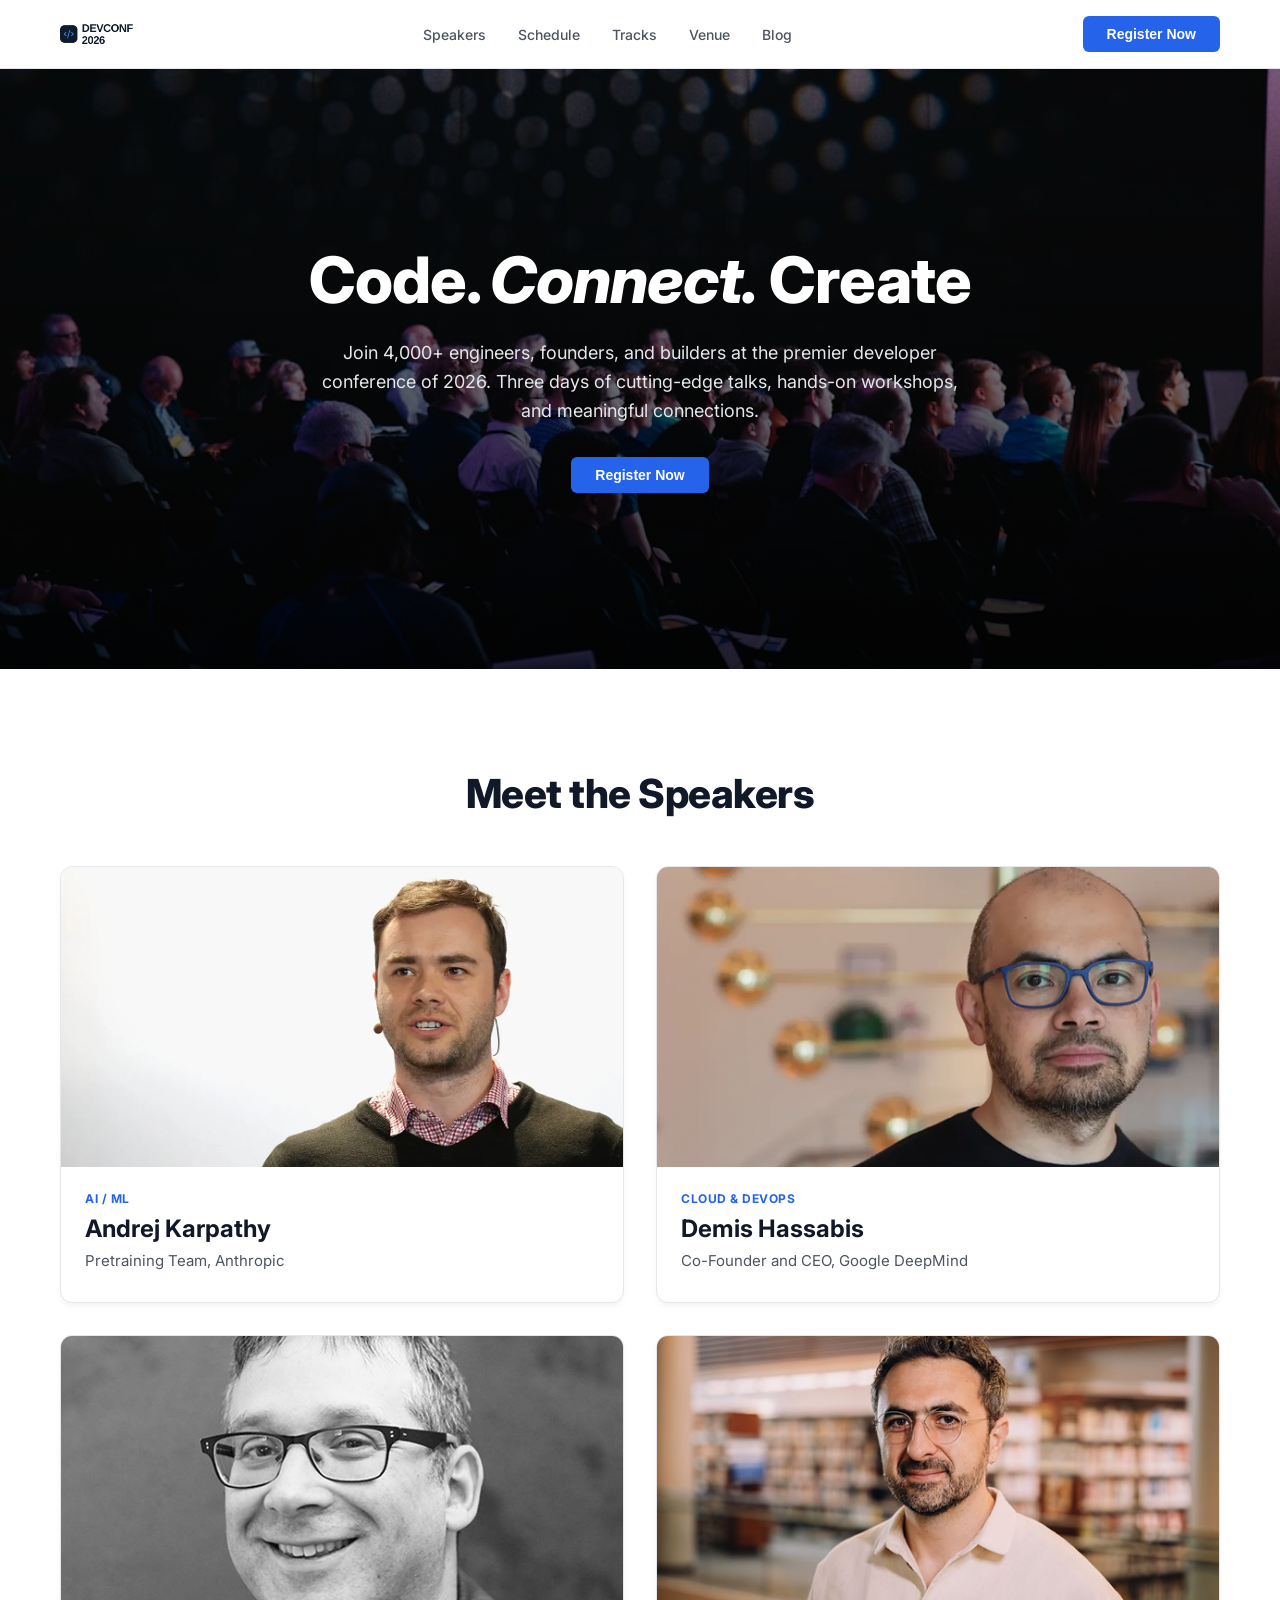
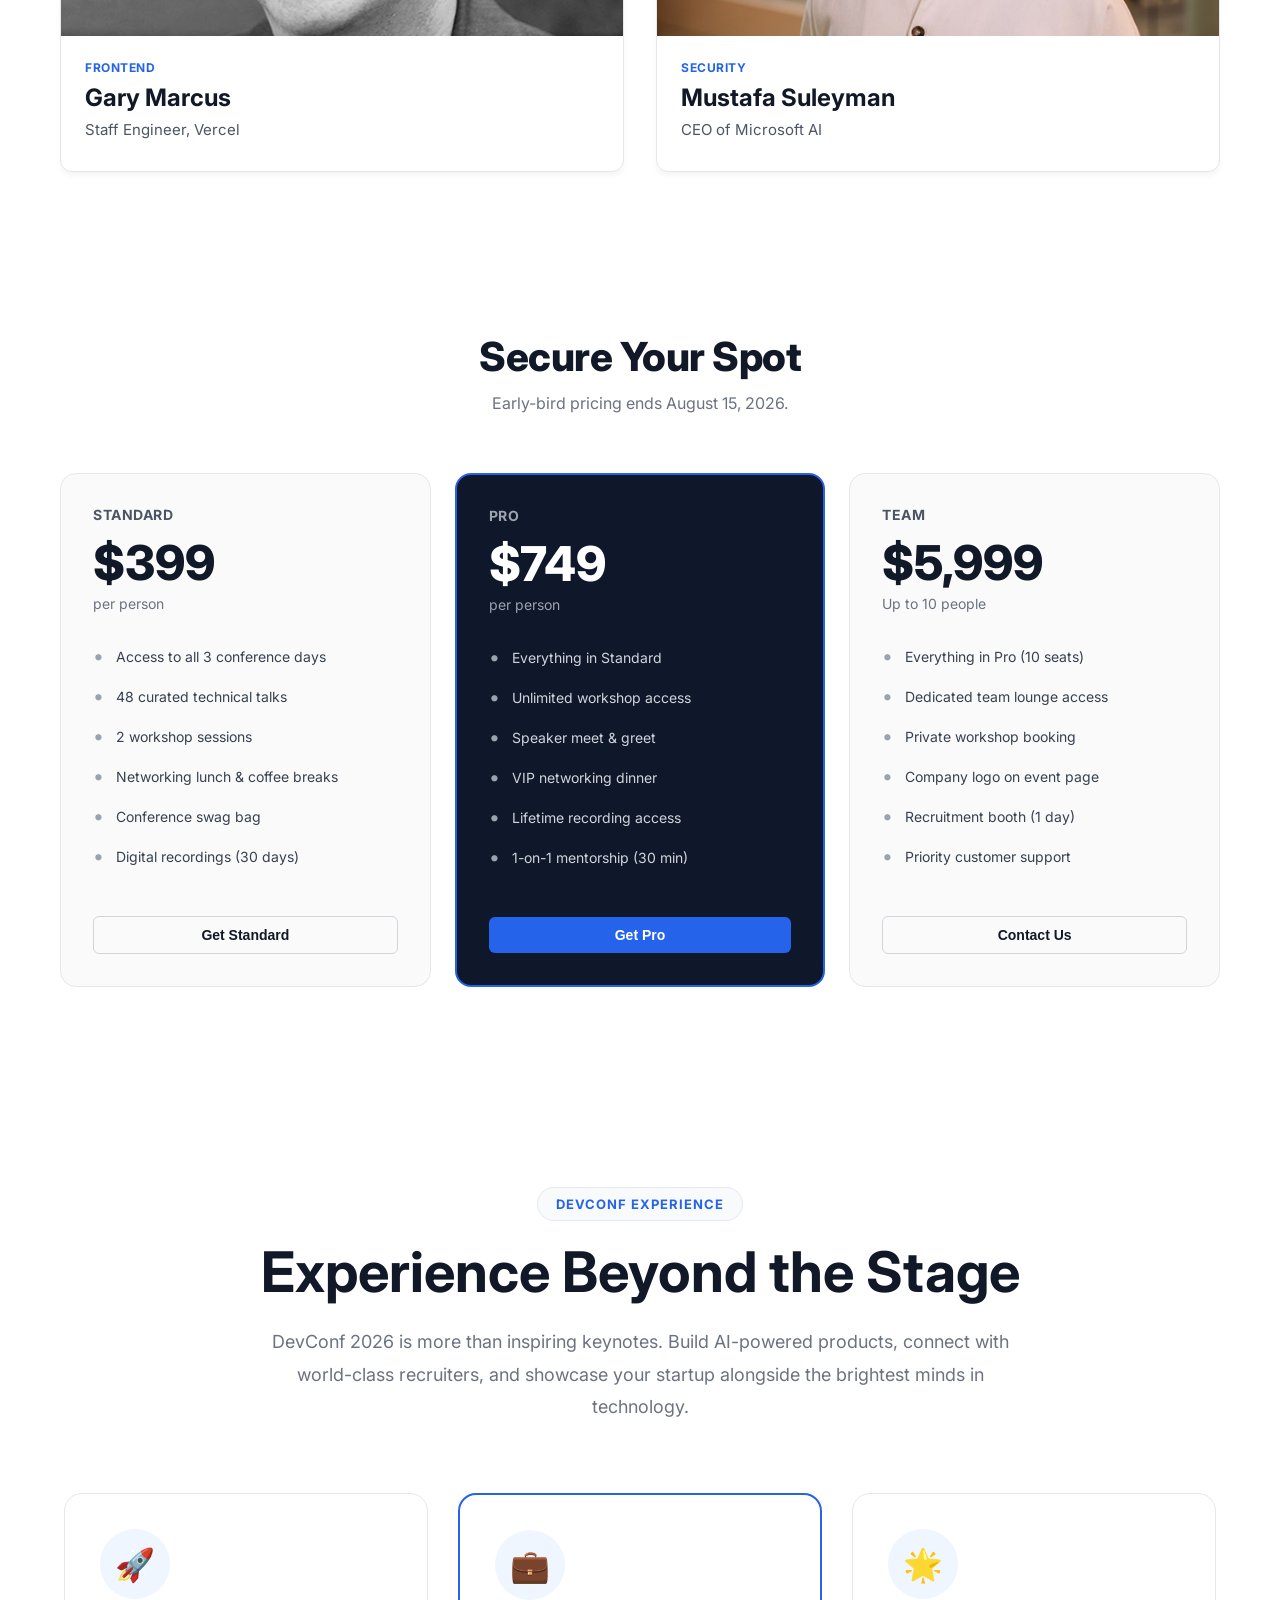
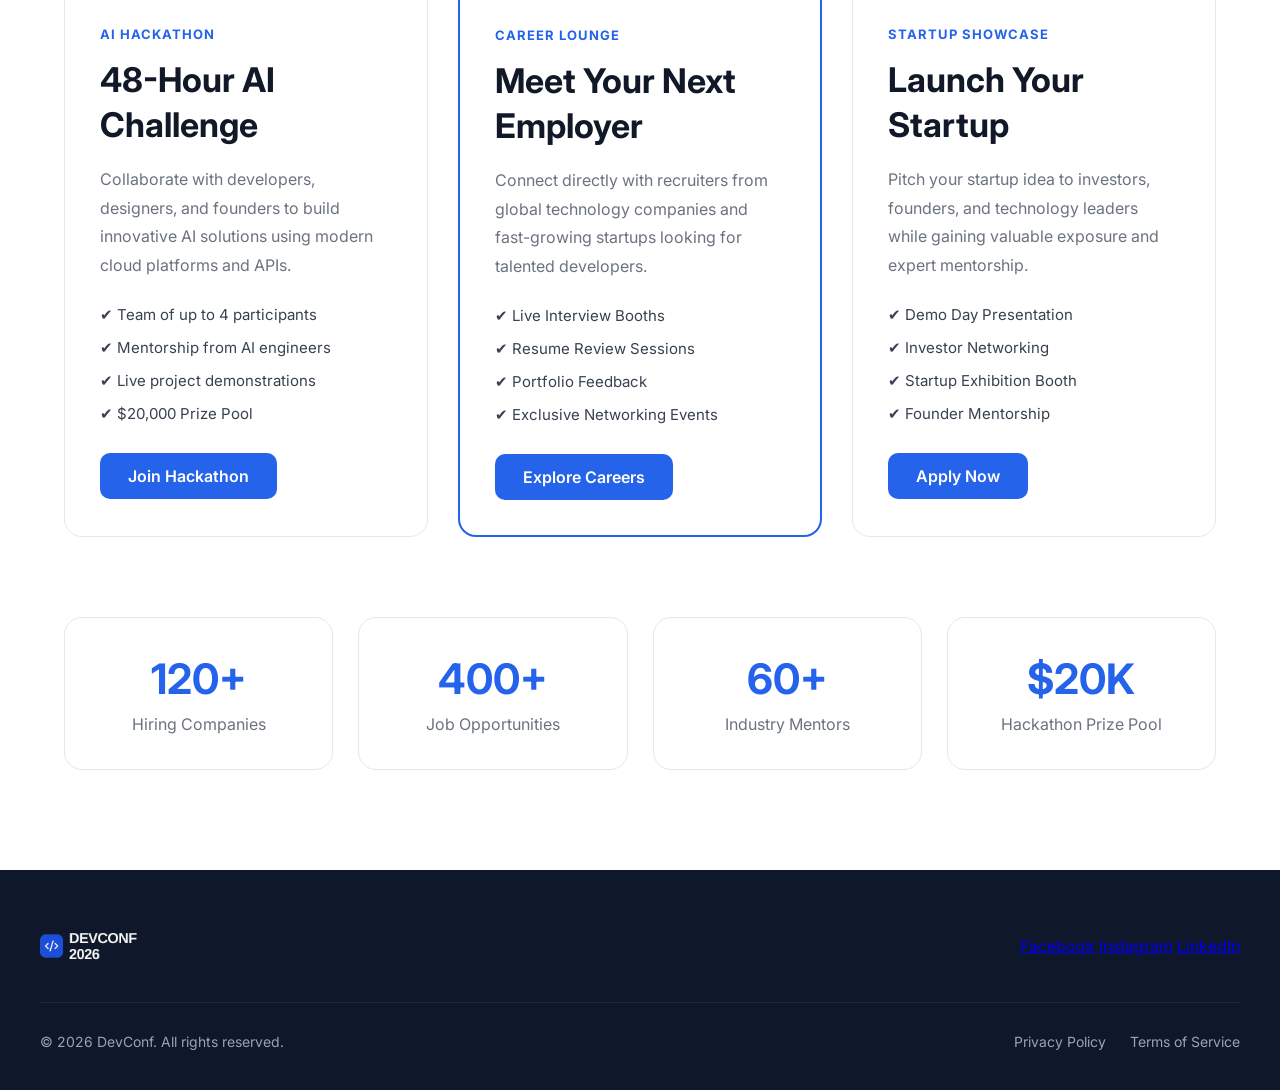
<file: index.html>
<!DOCTYPE html>
<html lang="en">
<head>
    <meta charset="UTF-8">
    <meta name="viewport" content="width=device-width, initial-scale=1.0">
    <title>DEVCONF 2026</title>
    <link rel="stylesheet" href="./styles/style.css">
    
    <link rel="preconnect" href="https://fonts.googleapis.com">
    <link rel="preconnect" href="https://fonts.gstatic.com" crossorigin>
    <link href="https://fonts.googleapis.com/css2?family=Inter:ital,wght@0,400;0,500;0,600;0,700;0,800;1,800&display=swap" rel="stylesheet">
</head>
<body>

    <header>
        <nav class="navbar">
            <a href="#" class="logo">
                <img src="./image/logo.png" alt="DEVCONF 2026 Logo">
            </a>

            <div class="nav-links">
                <ul>
                    <li><a href="#">Speakers</a></li>
                    <li><a href="#">Schedule</a></li>
                    <li><a href="#">Tracks</a></li>
                    <li><a href="#">Venue</a></li>
                    <li><a href="#">Blog</a></li>
                </ul>
            </div>

            <button class="common-btn primary-btn">Register Now</button>
        </nav>
    </header>

    <main>
        <section class="hero">
            <img class="hero-bg" src="./image/banner.jpg" alt="Conference Audience">

            <div class="hero-content">
                <h1>Code. <em>Connect.</em> Create</h1>

                <p>
                    Join 4,000+ engineers, founders, and builders at the premier developer
                    conference of 2026. Three days of cutting-edge talks, hands-on workshops,
                    and meaningful connections.
                </p>

                <button class="common-btn primary-btn">Register Now</button>
            </div>
        </section>

        <section class="speakers">
            <h2>Meet the Speakers</h2>

            <div class="speaker-container">
                <article class="speaker-card">
                    <img src="./image/andrej.png" alt="Andrej Karpathy Speaking">
                    <span class="category">AI / ML</span>
                    <h3>Andrej Karpathy</h3>
                    <p>Pretraining Team, Anthropic</p>
                </article>

                <article class="speaker-card">
                    <img src="./image/demis.png" alt="Demis Hassabis Portrait">
                    <span class="category">Cloud & DevOps</span>
                    <h3>Demis Hassabis</h3>
                    <p>Co-Founder and CEO, Google DeepMind</p>
                </article>

                <article class="speaker-card">
                    <img src="./image/gary.png" alt="Gary Marcus Portrait">
                    <span class="category">Frontend</span>
                    <h3>Gary Marcus</h3>
                    <p>Staff Engineer, Vercel</p>
                </article>

                <article class="speaker-card">
                    <img src="./image/mustafa.png" alt="Mustafa Suleyman Portrait">
                    <span class="category">Security</span>
                    <h3>Mustafa Suleyman</h3>
                    <p>CEO of Microsoft AI</p>
                </article>
            </div>
        </section>

        <section class="pricing">
            <h2>Secure Your Spot</h2>
            <p class="pricing-subtitle">Early-bird pricing ends August 15, 2026.</p>

            <div class="pricing-container">
                <article class="pricing-card">
                    <span class="tier-name">Standard</span>
                    <h3>$399</h3>
                    <p class="per-person">per person</p>
                    <ul>
                        <li>Access to all 3 conference days</li>
                        <li>48 curated technical talks</li>
                        <li>2 workshop sessions</li>
                        <li>Networking lunch & coffee breaks</li>
                        <li>Conference swag bag</li>
                        <li>Digital recordings (30 days)</li>
                    </ul>
                    <button class="common-btn outline-btn">Get Standard</button>
                </article>

                <article class="pricing-card featured">
                    <span class="tier-name">Pro</span>
                    <h3>$749</h3>
                    <p class="per-person">per person</p>
                    <ul>
                        <li>Everything in Standard</li>
                        <li>Unlimited workshop access</li>
                        <li>Speaker meet & greet</li>
                        <li>VIP networking dinner</li>
                        <li>Lifetime recording access</li>
                        <li>1-on-1 mentorship (30 min)</li>
                    </ul>
                    <button class="common-btn primary-btn">Get Pro</button>
                </article>

                <article class="pricing-card">
                    <span class="tier-name">Team</span>
                    <h3>$5,999</h3>
                    <p class="per-person">Up to 10 people</p>
                    <ul>
                        <li>Everything in Pro (10 seats)</li>
                        <li>Dedicated team lounge access</li>
                        <li>Private workshop booking</li>
                        <li>Company logo on event page</li>
                        <li>Recruitment booth (1 day)</li>
                        <li>Priority customer support</li>
                    </ul>
                    <button class="common-btn outline-btn">Contact Us</button>
                </article>
            </div>
        </section>

<!-- ===========================
     EXPERIENCE SECTION START
     Place this section directly below the Pricing Section
============================ -->

<section class="experience-section" id="experience">
    <div class="container">

        <div class="section-heading">
            <span class="section-tag">DEVCONF EXPERIENCE</span>
            <h2>Experience Beyond the Stage</h2>
            <p>
                DevConf 2026 is more than inspiring keynotes. Build AI-powered
                products, connect with world-class recruiters, and showcase your
                startup alongside the brightest minds in technology.
            </p>
        </div>

        <div class="experience-grid">

            <!-- Hackathon Card -->
            <div class="experience-card">

                <div class="card-icon">
                    🚀
                </div>

                <span class="card-label">
                    AI HACKATHON
                </span>

                <h3>
                    48-Hour AI Challenge
                </h3>

                <p>
                    Collaborate with developers, designers, and founders to build
                    innovative AI solutions using modern cloud platforms and APIs.
                </p>

                <ul>
                    <li>✔ Team of up to 4 participants</li>
                    <li>✔ Mentorship from AI engineers</li>
                    <li>✔ Live project demonstrations</li>
                    <li>✔ $20,000 Prize Pool</li>
                </ul>

                <a href="#" class="experience-btn">
                    Join Hackathon
                </a>

            </div>

            <!-- Career Card -->
            <div class="experience-card featured">

                <div class="card-icon">
                    💼
                </div>

                <span class="card-label">
                    CAREER LOUNGE
                </span>

                <h3>
                    Meet Your Next Employer
                </h3>

                <p>
                    Connect directly with recruiters from global technology
                    companies and fast-growing startups looking for talented
                    developers.
                </p>

                <ul>
                    <li>✔ Live Interview Booths</li>
                    <li>✔ Resume Review Sessions</li>
                    <li>✔ Portfolio Feedback</li>
                    <li>✔ Exclusive Networking Events</li>
                </ul>

                <a href="#" class="experience-btn">
                    Explore Careers
                </a>

            </div>

            <!-- Startup Card -->
            <div class="experience-card">

                <div class="card-icon">
                    🌟
                </div>

                <span class="card-label">
                    STARTUP SHOWCASE
                </span>

                <h3>
                    Launch Your Startup
                </h3>

                <p>
                    Pitch your startup idea to investors, founders, and technology
                    leaders while gaining valuable exposure and expert mentorship.
                </p>

                <ul>
                    <li>✔ Demo Day Presentation</li>
                    <li>✔ Investor Networking</li>
                    <li>✔ Startup Exhibition Booth</li>
                    <li>✔ Founder Mentorship</li>
                </ul>

                <a href="#" class="experience-btn">
                    Apply Now
                </a>

            </div>

        </div>

        <!-- Statistics -->

        <div class="experience-stats">

            <div class="stat-box">
                <h3>120+</h3>
                <p>Hiring Companies</p>
            </div>

            <div class="stat-box">
                <h3>400+</h3>
                <p>Job Opportunities</p>
            </div>

            <div class="stat-box">
                <h3>60+</h3>
                <p>Industry Mentors</p>
            </div>

            <div class="stat-box">
                <h3>$20K</h3>
                <p>Hackathon Prize Pool</p>
            </div>

        </div>

    </div>
</section>

<!-- ===========================
     EXPERIENCE SECTION END
============================ -->
    </main>

<footer class="site-footer">
        <div class="footer-container">
            <div class="footer-top">
                <div class="footer-logo">
                    <img src="./image/footer-logo.png" alt="DevConf 2026 Logo">
                </div>
                
                <div>
    <a href="https://www.facebook.com/">Facebook</a>
    <a href="https://www.instagram.com/">Instagram</a>
    <a href="https://www.linkedin.com/">LinkedIn</a>
</div>

            </div>

            <hr class="footer-divider">

            <div class="footer-bottom">
                <p>&copy; 2026 DevConf. All rights reserved.</p>
                <div class="footer-legal">
                    <a href="#">Privacy Policy</a>
                    <a href="#">Terms of Service</a>
                </div>
            </div>
        </div>
    </footer>

</body>
</html>
</file>
<file: styles/style.css>
/* =========================================
   Global Reset & Base Styles
   ========================================= */
* {
    padding: 0;
    margin: 0;
    box-sizing: border-box;
}

body {
    font-family: 'Inter', sans-serif;
    color: #111827;
    background-color: #ffffff;
    -webkit-font-smoothing: antialiased;
}

/* =========================================
   Buttons
   ========================================= */
.common-btn {
    padding: 10px 24px;
    border-radius: 6px;
    font-weight: 600;
    font-size: 14px;
    cursor: pointer;
    transition: all 0.2s ease;
}

.primary-btn {
    background-color: #2563eb;
    color: white;
    border: none;
}

.primary-btn:hover {
    background-color: #1d4ed8;
}

.outline-btn {
    background-color: transparent;
    color: #111827;
    border: 1px solid #d1d5db;
}

.outline-btn:hover {
    background-color: #f9fafb;
}

/* =========================================
   Navigation
   ========================================= */
header {
    background: white;
    border-bottom: 1px solid #e5e7eb;
}

.navbar {
    display: flex;
    justify-content: space-between;
    align-items: center;
    max-width: 1200px;
    margin: auto;
    padding: 16px 20px;
}

.navbar img {
    height: 24px;
    display: block;
}

.nav-links ul {
    display: flex;
    list-style: none;
    gap: 32px;
}

.nav-links a {
    text-decoration: none;
    color: #4b5563;
    font-size: 14px;
    font-weight: 500;
    transition: color 0.2s;
}

.nav-links a:hover {
    color: #111827;
}

/* =========================================
   Hero Section
   ========================================= */
.hero {
    position: relative;
    width: 100%;
    height: 600px;
    display: flex;
    align-items: center;
    justify-content: center;
    overflow: hidden;
}

.hero-bg {
    position: absolute;
    top: 0;
    left: 0;
    width: 100%;
    height: 100%;
    object-fit: cover;
    z-index: -2;
}

.hero::before {
    content: "";
    position: absolute;
    inset: 0;
    background: linear-gradient(to bottom, rgba(0,0,0,0.3), rgba(0,0,0,0.8));
    z-index: -1;
}

.hero-content {
    text-align: center;
    color: white;
    z-index: 1;
    padding: 0 20px;
}

.hero-content h1 {
    font-size: 64px;
    font-weight: 800;
    line-height: 1.1;
    margin-bottom: 24px;
    letter-spacing: -1px;
}

.hero-content p {
    font-size: 18px;
    line-height: 1.6;
    max-width: 650px;
    margin: 0 auto 32px;
    color: #e5e7eb;
}

/* =========================================
   Speakers Section
   ========================================= */
.speakers {
    width: 100%;
    padding: 100px 20px;
    max-width: 1200px;
    margin: 0 auto;
}

.speakers h2 {
    text-align: center;
    font-size: 40px;
    font-weight: 800;
    margin-bottom: 48px;
    letter-spacing: -0.5px;
}

.speaker-container {
    display: grid;
    grid-template-columns: repeat(2, 1fr);
    gap: 32px;
}

.speaker-card {
    border: 1px solid #e5e7eb;
    border-radius: 12px;
    overflow: hidden;
    background: #fff;
    box-shadow: 0 4px 6px -1px rgba(0, 0, 0, 0.05);
}

.speaker-card img {
    width: 100%;
    height: 300px;
    object-fit: cover;
    object-position: top;
    display: block;
}

.category {
    display: inline-block;
    color: #2563eb;
    font-size: 12px;
    font-weight: 700;
    text-transform: uppercase;
    margin: 24px 24px 8px;
    letter-spacing: 0.5px;
}

.speaker-card h3 {
    margin: 0 24px 8px;
    font-size: 24px;
    font-weight: 700;
}

.speaker-card p {
    margin: 0 24px 32px;
    color: #4b5563;
    font-size: 15px;
}

/* =========================================
   Pricing Section
   ========================================= */
.pricing {
    width: 100%;
    padding: 60px 20px 100px;
    max-width: 1200px;
    margin: 0 auto;
}

.pricing h2 {
    text-align: center;
    font-size: 40px;
    font-weight: 800;
    margin-bottom: 12px;
    letter-spacing: -0.5px;
}

.pricing-subtitle {
    text-align: center;
    color: #6b7280;
    margin-bottom: 60px;
    font-size: 16px;
}

.pricing-container {
    display: grid;
    grid-template-columns: repeat(3, 1fr);
    gap: 24px;
    align-items: stretch;
}

.pricing-card {
    background: #fafafa;
    border: 1px solid #e5e7eb;
    border-radius: 16px;
    padding: 32px;
    display: flex;
    flex-direction: column;
}

.tier-name {
    display: block;
    font-size: 14px;
    font-weight: 700;
    text-transform: uppercase;
    color: #4b5563;
    margin-bottom: 16px;
    letter-spacing: 0.5px;
}

.pricing-card h3 {
    font-size: 48px;
    font-weight: 800;
    margin-bottom: 8px;
    line-height: 1;
}

.per-person {
    color: #6b7280;
    margin-bottom: 32px;
    font-size: 14px;
}

.pricing-card ul {
    list-style: none;
    margin-bottom: 32px;
    flex-grow: 1;
}

.pricing-card li {
    margin-bottom: 16px;
    font-size: 14px;
    color: #374151;
    display: flex;
    align-items: center;
}

.pricing-card li::before {
    content: "•";
    color: #9ca3af;
    margin-right: 12px;
    font-size: 20px;
}

.pricing-card button {
    width: 100%;
}

.featured {
    background: #0f172a;
    border-color: #0f172a;
    color: white;
}

.featured .tier-name, 
.featured .per-person {
    color: #9ca3af;
}

.featured h3 {
    color: white;
}

.featured li {
    color: #d1d5db;
}

/* ==========================================
   EXPERIENCE SECTION
   DevConf 2026
========================================== */

.experience-section {
    padding: 100px 0;
    background: #ffffff;
}

.experience-section .container {
    width: 90%;
    max-width: 1200px;
    margin: auto;
}

/* ==========================
   SECTION HEADER
========================== */

.section-heading {
    text-align: center;
    margin-bottom: 70px;
}

.section-tag {
    display: inline-block;
    padding: 8px 18px;
    border: 1px solid #e5e7eb;
    border-radius: 50px;
    background: #f9fafb;
    color: #2563eb;
    font-size: 13px;
    font-weight: 700;
    letter-spacing: 1px;
    margin-bottom: 18px;
}

.section-heading h2 {
    font-size: 56px;
    font-weight: 700;
    color: #111827;
    margin-bottom: 20px;
    line-height: 1.2;
}

.section-heading p {
    max-width: 760px;
    margin: auto;
    color: #6b7280;
    font-size: 18px;
    line-height: 1.8;
}

/* ==========================
   EXPERIENCE GRID
========================== */

.experience-grid {
    display: grid;
    grid-template-columns: repeat(3, 1fr);
    gap: 30px;
    margin-bottom: 80px;
}

/* ==========================
   CARD
========================== */

.experience-card {
    background: #ffffff;
    border: 1px solid #e5e7eb;
    border-radius: 18px;
    padding: 35px;
    transition: all .3s ease;
}

.experience-card:hover {
    transform: translateY(-8px);
    box-shadow: 0 12px 30px rgba(0,0,0,.08);
    border-color: #d1d5db;
}

/* Featured Card */

.featured {
    border: 2px solid #2563eb;
}

.featured:hover {
    border-color: #1d4ed8;
}

/* ==========================
   ICON
========================== */

.card-icon {
    width: 70px;
    height: 70px;
    border-radius: 50%;
    background: #eff6ff;
    display: flex;
    justify-content: center;
    align-items: center;
    font-size: 32px;
    margin-bottom: 24px;
}

/* ==========================
   LABEL
========================== */

.card-label {
    display: inline-block;
    color: #2563eb;
    font-size: 13px;
    font-weight: 700;
    letter-spacing: 1px;
    margin-bottom: 16px;
}

.experience-card h3 {
    font-size: 34px;
    color: #111827;
    margin-bottom: 18px;
    line-height: 1.3;
}

.experience-card p {
    color: #6b7280;
    line-height: 1.8;
    margin-bottom: 25px;
    font-size: 16px;
}

.experience-card ul {
    list-style: none;
    padding: 0;
    margin: 0 0 30px;
}

.experience-card ul li {
    color: #374151;
    margin-bottom: 14px;
    font-size: 15px;
}

/* ==========================
   BUTTON
========================== */

.experience-btn {
    display: inline-block;
    text-decoration: none;
    padding: 13px 28px;
    background: #2563eb;
    color: #ffffff;
    border-radius: 10px;
    font-weight: 600;
    transition: .3s;
}

.experience-btn:hover {
    background: #1d4ed8;
}

/* ==========================
   STATS
========================== */

.experience-stats {
    display: grid;
    grid-template-columns: repeat(4,1fr);
    gap: 25px;
}

.stat-box {
    background: #ffffff;
    border: 1px solid #e5e7eb;
    border-radius: 18px;
    text-align: center;
    padding: 35px 20px;
    transition: .3s;
}

.stat-box:hover {
    transform: translateY(-6px);
    box-shadow: 0 10px 25px rgba(0,0,0,.08);
}

.stat-box h3 {
    color: #2563eb;
    font-size: 42px;
    margin-bottom: 10px;
}

.stat-box p {
    color: #6b7280;
    font-size: 16px;
}

/* ==========================
   RESPONSIVE
========================== */

@media (max-width: 992px) {

    .experience-grid {
        grid-template-columns: 1fr;
    }

    .experience-stats {
        grid-template-columns: repeat(2,1fr);
    }

    .section-heading h2 {
        font-size: 42px;
    }
}

@media (max-width: 768px) {

    .experience-section {
        padding: 80px 0;
    }

    .section-heading h2 {
        font-size: 34px;
    }

    .section-heading p {
        font-size: 16px;
    }

    .experience-card {
        padding: 30px;
    }

    .experience-card h3 {
        font-size: 28px;
    }

    .experience-stats {
        grid-template-columns: 1fr;
    }

    .stat-box h3 {
        font-size: 36px;
    }
}

@media (max-width: 480px) {

    .experience-section {
        padding: 70px 0;
    }

    .section-heading h2 {
        font-size: 28px;
    }

    .experience-card {
        padding: 24px;
    }

    .card-icon {
        width: 60px;
        height: 60px;
        font-size: 28px;
    }

    .experience-btn {
        display: block;
        text-align: center;
    }
}
/* =========================================
   Footer Section
   ========================================= */
.site-footer {
    background-color: #0f172a; /* Dark slate background from reference */
    color: #9ca3af; /* Light gray text */
    padding: 60px 20px 40px;
    width: 100%;
}

.footer-container {
    max-width: 1200px;
    margin: 0 auto;
}

/* Top Section Flexbox */
.footer-top {
    display: flex;
    justify-content: space-between;
    align-items: center;
    margin-bottom: 40px;
}

.footer-logo img {
    height: 32px; /* Adjust based on your actual mini-logo size */
    display: block;
}

/* Social Media Icons */
.footer-socials {
    display: flex;
    gap: 24px;
    align-items: center;
}

.footer-socials a {
    color: #9ca3af;
    transition: color 0.2s ease, transform 0.2s ease;
    display: flex;
    align-items: center;
    justify-content: center;
}

.footer-socials a:hover {
    color: #ffffff; /* Turns white on hover for interactivity */
    transform: translateY(-2px); /* Slight lift effect */
}

/* Divider Line */
.footer-divider {
    border: none;
    border-top: 1px solid #1e293b; /* Subtle dark border */
    margin: 0 0 30px 0;
}

/* Bottom Section Flexbox (matches the dark snippet image) */
.footer-bottom {
    display: flex;
    justify-content: space-between;
    align-items: center;
    font-size: 14px;
}

.footer-bottom p {
    margin: 0;
}

.footer-legal {
    display: flex;
    gap: 24px;
}

.footer-legal a {
    color: #9ca3af;
    text-decoration: none;
    transition: color 0.2s ease;
}

.footer-legal a:hover {
    color: #ffffff;
}

/* Responsive adjustment for smaller screens */
@media (max-width: 768px) {
    .footer-top, 
    .footer-bottom {
        flex-direction: column;
        text-align: center;
        gap: 20px;
    }
}
</file>
